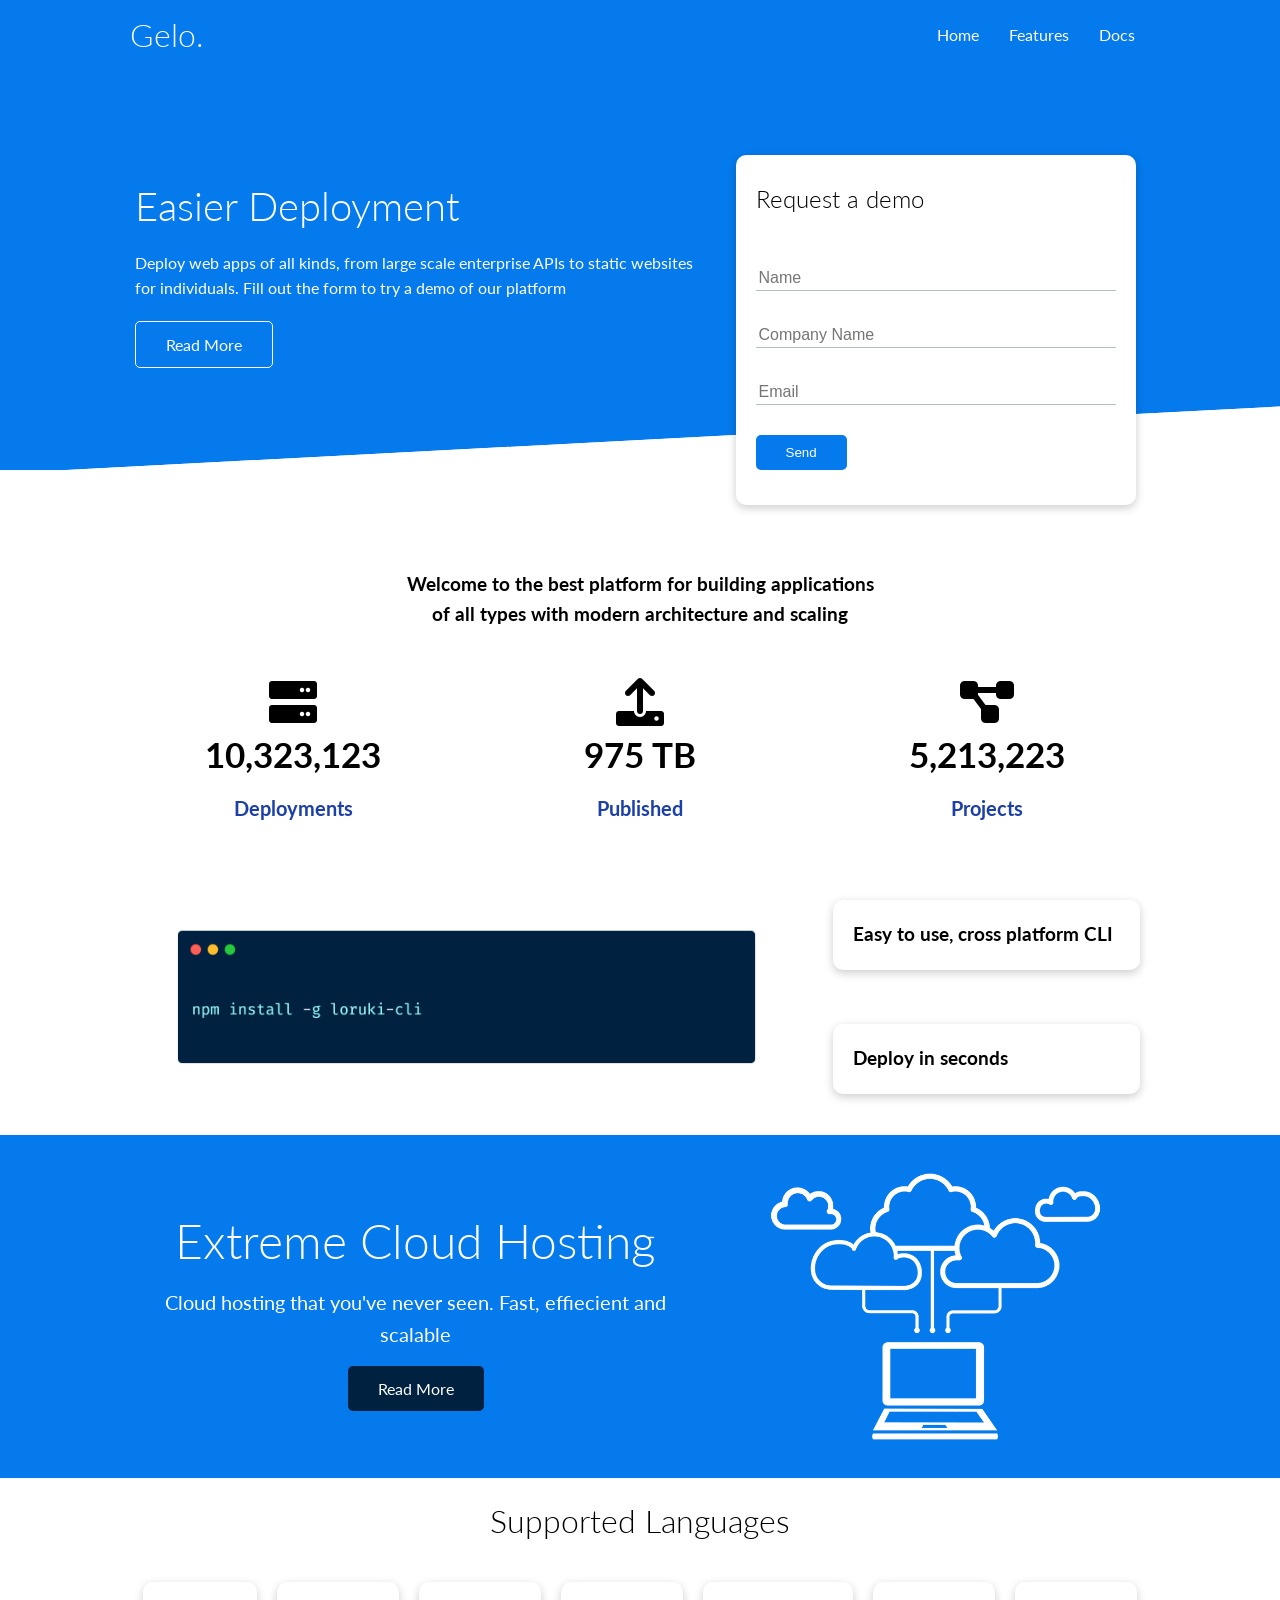
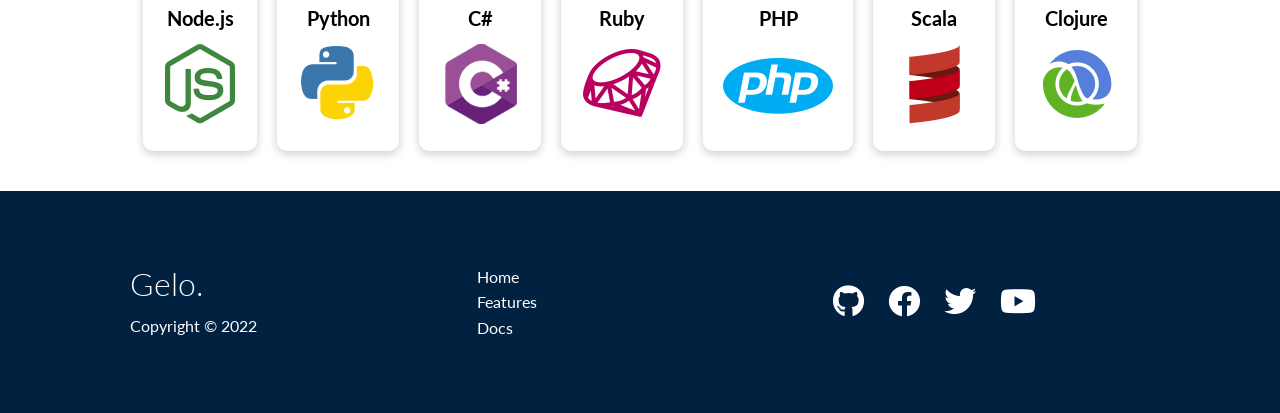
<file: index.html>
<!DOCTYPE html>
<html>
<head>
	<meta charset="utf-8">
	<meta name="viewport" content="width=device-width, initial-scale=1">
	<link rel="stylesheet" type="text/css" href="./css/style.css">
	<link rel="stylesheet" href="https://cdnjs.cloudflare.com/ajax/libs/font-awesome/6.0.0/css/all.min.css" integrity="sha512-9usAa10IRO0HhonpyAIVpjrylPvoDwiPUiKdWk5t3PyolY1cOd4DSE0Ga+ri4AuTroPR5aQvXU9xC6qOPnzFeg==" crossorigin="anonymous" referrerpolicy="no-referrer" />
	<title>Gelo | Cloud Hosting for Everyone</title>
</head>
<body>
	<div class="navbar">
		<div class="container flex">
			<h1 class="logo">Gelo.</h1>
			<nav>
				<ul>
					<li><a href="index.html">Home</a></li>
					<li><a href="features.html">Features</a></li>
					<li><a href="docs.html">Docs</a></li>
				</ul>
			</nav>
		</div>
	</div>
	<section class="showcase">
		<div class="container grid">
			<div class="showcase-text">
				<h1>Easier Deployment</h1>
				<p>Deploy web apps of all kinds, from large scale enterprise APIs to static websites 
					for individuals. Fill out the form to try a demo of our platform</p>
				<a href="features.html" class="btn btn-outline">Read More</a>
			</div>
		
			<div class="showcase-form card">
				<h2>Request a demo</h2>
				<form name="contact" method="POST" netlify-honeypot="bot-field" data-netlify="true">
					<input type="hidden" name="form-name" value="contact">
					<p class="hidden">
						<label>Don't fill this out if you're human <input name="bot-field"/></label>
					</p>
					<div class="form-control">
						<input type="text" name="name" placeholder="Name" required> 
					</div>
					<div class="form-control">
						<input type="text" name="company" placeholder="Company Name" required>
					</div>
					<div class="form-control">
						<input type="email" name="email" placeholder="Email" required> 
					</div>
					<input type="submit" value="Send" class="btn btn-primary">
				</form>
			</div>
		</div>

	</section>

	<!-- Stats-->
	<section class="stats">
		<div class="container">
			<h3 class="stats-heading text-center">
				Welcome to the best platform for building applications of all types with modern architecture and scaling
			</h3>

			<div class="grid grid-3 text-center my-4">
				<div>
					<i class="fas fa-server fa-3x"></i>
					<h3>10,323,123</h3>
					<p class="text-secondary">Deployments</p>
				</div>
				<div>
					<i class="fas fa-upload fa-3x"></i>
					<h3>975 TB</h3>
					<p class="text-secondary">Published</p>
				</div>
				<div>
					<i class="fas fa-project-diagram fa-3x"></i>
					<h3>5,213,223</h3>
					<p class="text-secondary">Projects</p>
				</div>
			</div>
		</div>
	</section>

	<section class="cli">
		<div class="container grid">
			<img src="images/cli.png" alt="">
			<div class="card">
				<h3>Easy to use, cross platform CLI</h3>
			</div>
			<div class="card">
				<h3>Deploy in seconds</h3>
			</div>
		</div>
	</section>
	<section class="cloud bg-primary my-2 py-2">
		<div class="container grid">
			<div class="text-center">
				<h2 class="lg"> Extreme Cloud Hosting</h2>
				<p class="lead my-1"> Cloud hosting that you've never seen. Fast, effiecient and scalable</p>
				<a href="features.html" class="btn btn-dark"> Read More</a>
			</div>
			<img src="images/cloud.png" alt="">
		</div>

	</section>

	<section class="languages">
		<h2 class="md text-center my-2">
			Supported Languages
		</h2>
		<div class="container flex">
			<div class="card">
            <h4>Node.js</h4>
            <img src="images/logos/node.png" alt="">
            </div>
			<div class="card">
			<h4>Python</h4>
            <img src="images/logos/python.png" alt="">
			</div>
            <div class="card">
            <h4>C#</h4>
            <img src="images/logos/csharp.png" alt="">
            </div>
            <div class="card">
            <h4>Ruby</h4>
            <img src="images/logos/ruby.png" alt="">
            </div>
            <div class="card">
            <h4>PHP</h4>
            <img src="images/logos/php.png" alt="">
            </div>
            <div class="card">
            <h4>Scala</h4>
            <img src="images/logos/scala.png" alt="">
            </div>
            <div class="card">
            <h4>Clojure</h4>
            <img src="images/logos/clojure.png" alt="">
            </div>
		</div>

	</section>

	<footer class="footer bg-dark py-5">
		<div class="container grid grid-3">
			<div>
				<h1>Gelo.</h1>
				<p> Copyright &copy; 2022</p>
			</div>
			<nav>
				<ul>
					<li><a href="index.html">Home</a></li>
					<li><a href="features.html">Features</a></li>
					<li><a href="docs.html">Docs</a></li>
				</ul>
			</nav>
			<div class="social">
				<a href="#"><i class="fab fa-github fa-2x"></i></a>
				<a href="#"><i class="fab fa-facebook fa-2x"></i></a>
				<a href="#"><i class="fab fa-twitter fa-2x"></i></a>
				<a href="#"><i class="fab fa-youtube fa-2x"></i></a>
			</div>
		</div>

	</footer>
</body>
</html>
</file>
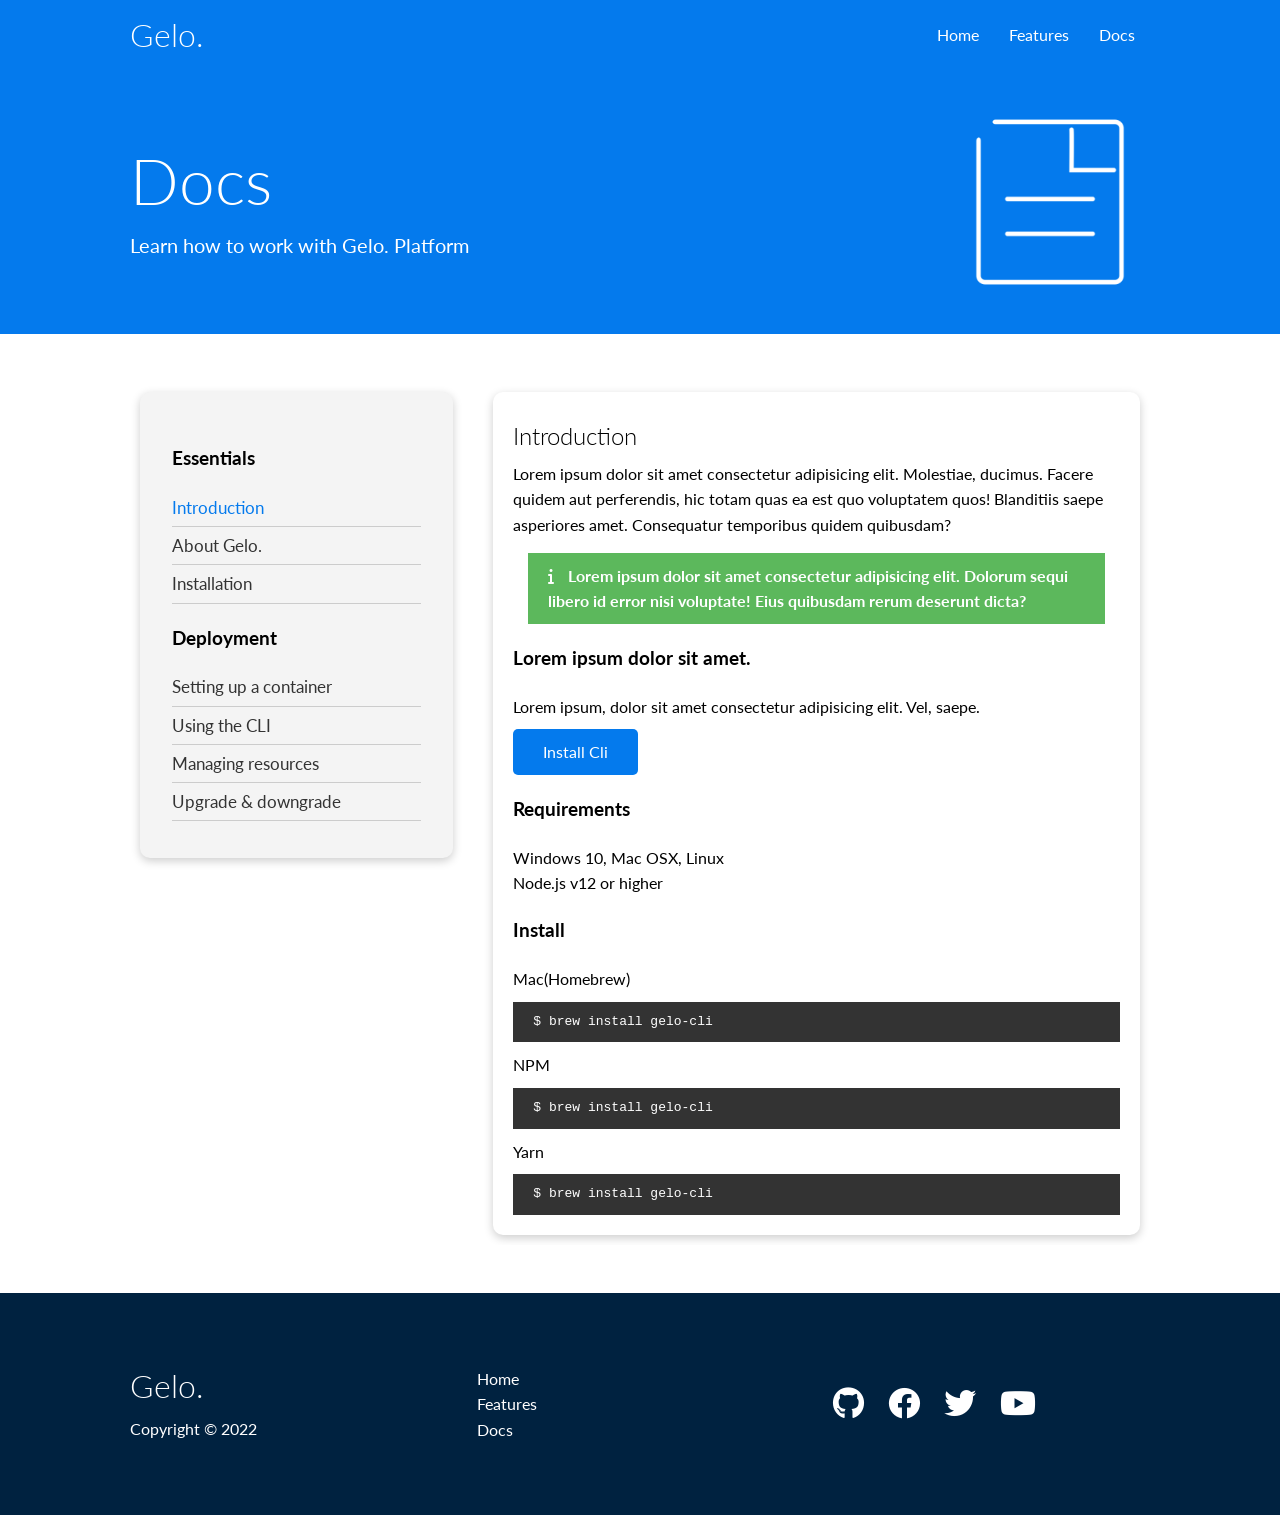
<file: docs.html>
<!DOCTYPE html>
<html>
<head>
	<meta charset="utf-8">
	<meta name="viewport" content="width=device-width, initial-scale=1">
	<link rel="stylesheet" type="text/css" href="./css/style.css">
	<link rel="stylesheet" href="https://cdnjs.cloudflare.com/ajax/libs/font-awesome/6.0.0/css/all.min.css" integrity="sha512-9usAa10IRO0HhonpyAIVpjrylPvoDwiPUiKdWk5t3PyolY1cOd4DSE0Ga+ri4AuTroPR5aQvXU9xC6qOPnzFeg==" crossorigin="anonymous" referrerpolicy="no-referrer" />
	<title>Gelo | Cloud Hosting for Everyone</title>
</head>
<body>
	<div class="navbar">
		<div class="container flex">
			<h1 class="logo">Gelo.</h1>
			<nav>
				<ul>
					<li><a href="index.html">Home</a></li>
					<li><a href="features.html">Features</a></li>
					<li><a href="docs.html">Docs</a></li>
				</ul>
			</nav>
		</div>
	</div>

    <section class="docs-head bg-primary py-3">
        <div class="container grid">
            <div>
                <h1 class="xl">Docs</h1>
                <p class="lead">Learn how to work with Gelo. Platform</p>
            </div>
            <img src="images/docs.png" alt="">
        </div>
    </section>

    <section class="docs-main my-4">
        <div class="container grid">
            <div class="card bg-light p-3">
                <h3 class="my-2">Essentials</h3>
                <nav>
                    <ul>
                        <li><a class="text-primary" href="#">Introduction</a></li>
                        <li><a href="#">About Gelo.</a></li>
                        <li><a href="#">Installation</a></li>
                    </ul>
                </nav>

                <h3 class="my-2">Deployment</h3>
                <nav>
                    <ul>
                        <li><a href="#">Setting up a container</a></li>
						<li><a href="#">Using the CLI</a></li>
						<li><a href="#">Managing resources</a></li>
						<li><a href="#">Upgrade & downgrade</a></li>
                    </ul>
                </nav>
            </div>
            <div class="card">
                <h2>Introduction</h2>
                <p>Lorem ipsum dolor sit amet consectetur adipisicing elit. Molestiae, ducimus. Facere quidem aut perferendis, hic totam quas ea est quo voluptatem quos! Blanditiis saepe asperiores amet. Consequatur temporibus quidem quibusdam?</p>
                <div class="alert alert-success">
                    <i class="fas fa-info"></i>
                        Lorem ipsum dolor sit amet consectetur adipisicing elit. Dolorum sequi libero id error nisi voluptate! Eius quibusdam rerum deserunt dicta?        
                </div>

                <h3>Lorem ipsum dolor sit amet.</h3>
                <p>Lorem ipsum, dolor sit amet consectetur adipisicing elit. Vel, saepe.</p>
                <a href="#" class="btn btn-primary">Install Cli</a>
                <h3>Requirements</h3>
                <ul>
                    <li>Windows 10, Mac OSX, Linux</li>
                    <li>Node.js v12 or higher</li>

                </ul>
                <h3>Install</h3>
                <p>Mac(Homebrew)</p>
                <pre><code>$ brew install gelo-cli</code></pre>
                <p>NPM</p>
                <pre><code>$ brew install gelo-cli</code></pre>
                <p>Yarn</p>
                <pre><code>$ brew install gelo-cli</code></pre>
            </div>
        </div>
    </section>

	<footer class="footer bg-dark py-5">
		<div class="container grid grid-3">
			<div>
				<h1>Gelo.</h1>
				<p> Copyright &copy; 2022</p>
			</div>
			<nav>
				<ul>
					<li><a href="index.html">Home</a></li>
					<li><a href="features.html">Features</a></li>
					<li><a href="docs.html">Docs</a></li>
				</ul>
			</nav>
			<div class="social">
				<a href="#"><i class="fab fa-github fa-2x"></i></a>
				<a href="#"><i class="fab fa-facebook fa-2x"></i></a>
				<a href="#"><i class="fab fa-twitter fa-2x"></i></a>
				<a href="#"><i class="fab fa-youtube fa-2x"></i></a>
			</div>
		</div>

	</footer>
</body>
</html>
</file>
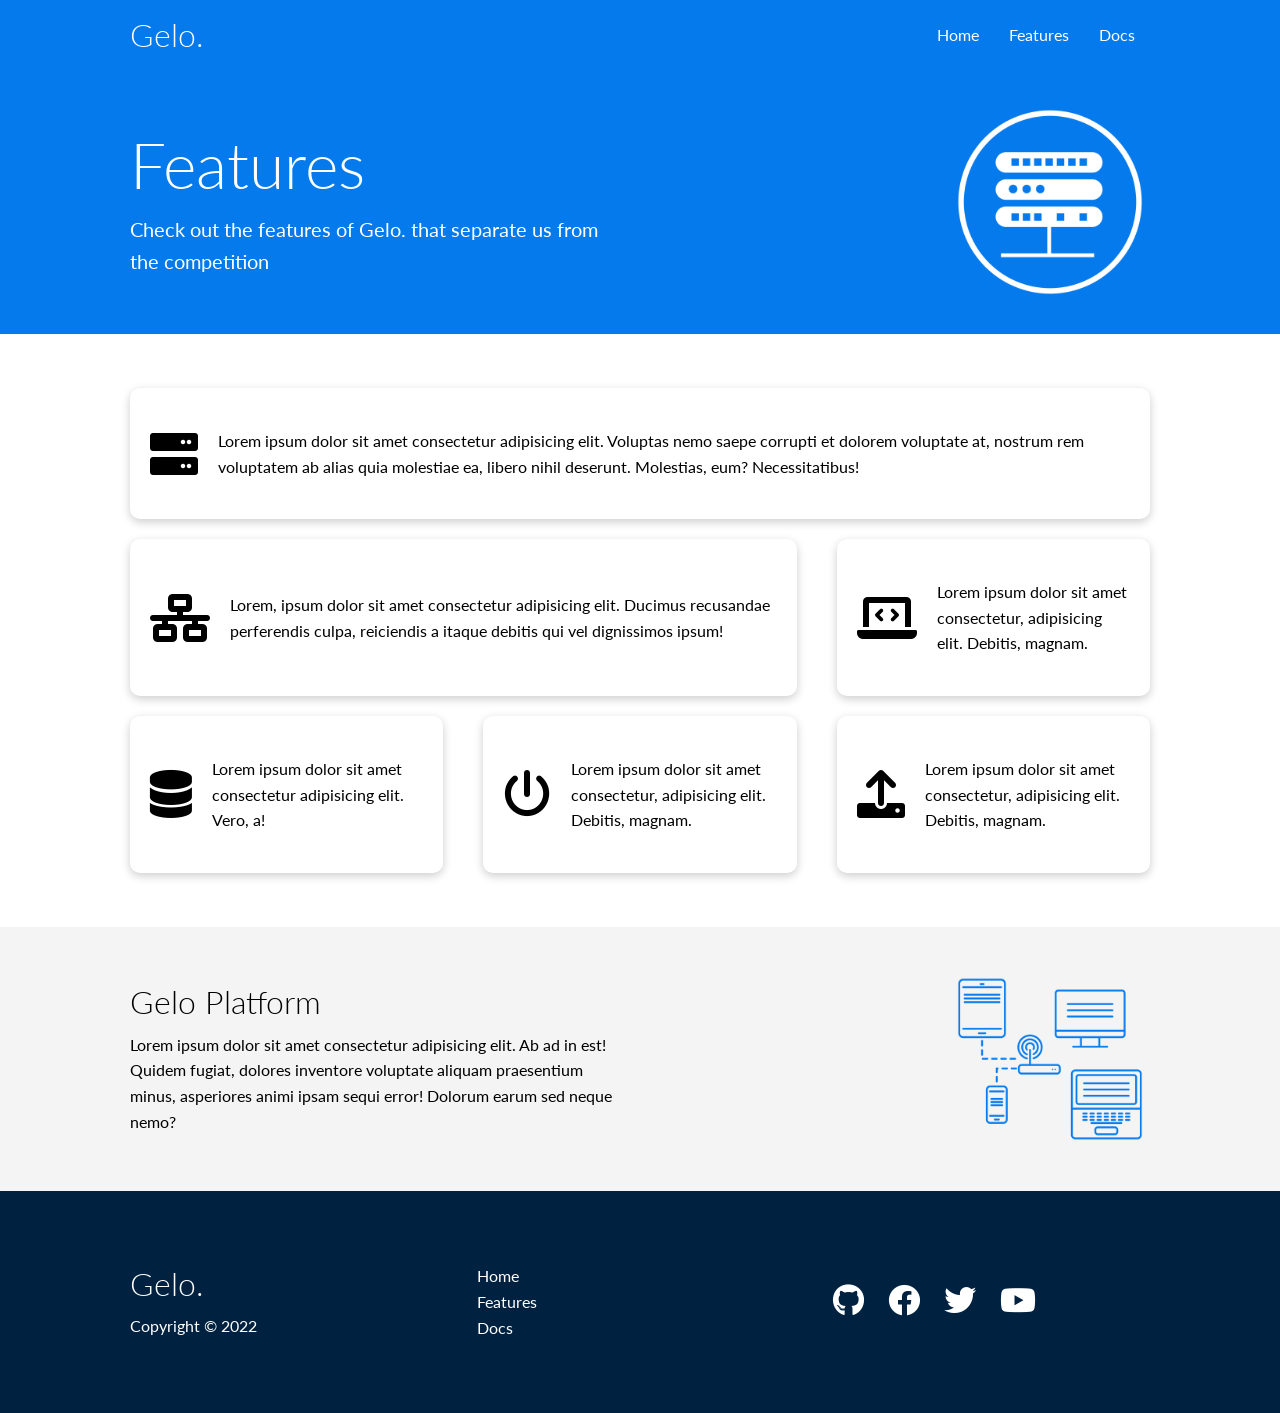
<file: features.html>
<!DOCTYPE html>
<html>
<head>
	<meta charset="utf-8">
	<meta name="viewport" content="width=device-width, initial-scale=1">
	<link rel="stylesheet" type="text/css" href="./css/style.css">
	<link rel="stylesheet" href="https://cdnjs.cloudflare.com/ajax/libs/font-awesome/6.0.0/css/all.min.css" integrity="sha512-9usAa10IRO0HhonpyAIVpjrylPvoDwiPUiKdWk5t3PyolY1cOd4DSE0Ga+ri4AuTroPR5aQvXU9xC6qOPnzFeg==" crossorigin="anonymous" referrerpolicy="no-referrer" />
	<title>Gelo | Cloud Hosting for Everyone</title>
</head>
<body>
	<div class="navbar">
		<div class="container flex">
			<h1 class="logo">Gelo.</h1>
			<nav>
				<ul>
					<li><a href="index.html">Home</a></li>
					<li><a href="features.html">Features</a></li>
					<li><a href="docs.html">Docs</a></li>
				</ul>
			</nav>
		</div>
	</div>

    <section class="features-head bg-primary py-3">
        <div class="container grid">
            <div>
                <h1 class="xl">Features</h1>
                <p class="lead">Check out the features of Gelo. that separate us from the competition</p>
            </div>
            <img src="images/server.png" alt="">
        </div>
    </section>

	<section class="features-main my-2">
		<div class="container grid grid-3">
			<div class="card flex">
                <i class="fas fa-server fa-3x"></i>
                <p>Lorem ipsum dolor sit amet consectetur adipisicing elit. Voluptas nemo saepe corrupti et dolorem voluptate at, nostrum rem voluptatem ab alias quia molestiae ea, libero nihil deserunt. Molestias, eum? Necessitatibus!</p>
            </div>
            <div class="card flex">
                <i class="fas fa-network-wired fa-3x"></i>
                <p>
                    Lorem, ipsum dolor sit amet consectetur adipisicing elit. Ducimus
                    recusandae perferendis culpa, reiciendis a itaque debitis qui vel
                    dignissimos ipsum!
                </p>
            </div>
            <div class="card flex">
                <i class="fas fa-laptop-code fa-3x"></i>
                <p>
                    Lorem ipsum dolor sit amet consectetur, adipisicing elit. Debitis,
                    magnam.
                </p>
            </div>
            <div class="card flex">
                <i class="fas fa-database fa-3x"></i>
                <p>
                    Lorem ipsum dolor sit amet consectetur adipisicing elit. Vero, a!
                </p>
            </div>
            <div class="card flex">
                <i class="fas fa-power-off fa-3x"></i>
                <p>
                    Lorem ipsum dolor sit amet consectetur, adipisicing elit. Debitis,
                    magnam.
                </p>
            </div>
            <div class="card flex">
                <i class="fas fa-upload fa-3x"></i>
                <p>
                    Lorem ipsum dolor sit amet consectetur, adipisicing elit. Debitis,
                    magnam.
                </p>
            </div>
		</div>
	</section>

	<section class="features-sub-head bg-light py-3">
		<div class="container grid">
			<div>
				<h1 class="md">Gelo Platform</h1>
				<p>
					Lorem ipsum dolor sit amet consectetur adipisicing elit. Ab ad in est! Quidem fugiat, dolores inventore voluptate aliquam praesentium minus, asperiores animi ipsam sequi error! Dolorum earum sed neque nemo?
				</p>
			</div>
			<img src="images/server2.png" alt="">
		</div>
	</section>

	<footer class="footer bg-dark py-5">
		<div class="container grid grid-3">
			<div>
				<h1>Gelo.</h1>
				<p> Copyright &copy; 2022</p>
			</div>
			<nav>
				<ul>
					<li><a href="index.html">Home</a></li>
					<li><a href="features.html">Features</a></li>
					<li><a href="docs.html">Docs</a></li>
				</ul>
			</nav>
			<div class="social">
				<a href="#"><i class="fab fa-github fa-2x"></i></a>
				<a href="#"><i class="fab fa-facebook fa-2x"></i></a>
				<a href="#"><i class="fab fa-twitter fa-2x"></i></a>
				<a href="#"><i class="fab fa-youtube fa-2x"></i></a>
			</div>
		</div>

	</footer>
</body>
</html>
</file>
<file: css/style.css>
@import url('https://fonts.googleapis.com/css2?family=Lato:wght@300&display=swap');

:root{
    --primary-color:#047aed;
    --secondary-color:#1c3fa8;
    --dark-color: #002240;
    --light-color: #f4f4f4;
    --success-color: #5cb85c;
    --error-color: #d9534f;
}
*{
    box-sizing: border-box;
    padding: 0;
    margin: 0;
}

body{
    font-family: 'Lato', sans-serif;
    color:black;
    line-height: 1.6;
}
ul{
    list-style-type:none;
}
a{
    text-decoration:none;
    color:#333;
}
h1,
h2{
    font-weight: 300;
    line-height:1.2;
    margin:10px 0;
}
p{
    margin: 10px 0;
}
img{
    width: 100%;
}
code,pre{
    background:#333;
    color:white;
    padding:10px;
}
.hidden{
    visibility:hidden;
    height: 0;
}
.navbar{
    background-color: #047aed;
    color: white;
    height: 70px;
}
.navbar ul{
    display:flex;

}
.navbar a{
    color: white;
    padding:10px;
    margin:0 5px;
}
.navbar a:hover{
    border-top: 2px white solid;
} 
.navbar .flex{
    justify-content: space-between;
}
.showcase{
    height:400px;
    background-color: #047aed;
    color: white;
    position:relative;
}
.showcase h1{
    font-size: 40px;
}
.showcase p{
    margin: 20px 0;
}
.showcase .grid{
    overflow: visible;
    grid-template-columns: 55% auto;
    gap: 30px;
}
.showcase-text{
    animation:slideInFromTop 1s ease-in;
}
.showcase-form{
    position:relative;
    top: 60px;
    height:350px;
    width:400px;
    padding: 40px;
    z-index: 100;
    justify-self: flex-end;
    animation:slideInFromBottom 1s ease-in;
    
}
.showcase-form .form-control{
    margin: 30px 0;
}
.showcase-form input[type='text'], .showcase-form input[type='email']{
    border: 0;
    border-bottom: 1px solid #b4becb;
    width:100%;
    padding:3px;
    font-size: 16px;
}
.showcase-form input:focus{
    outline:none;
}
.showcase::before,.showcase::after{
    content: '';
    position:absolute;
    height:100px;
    bottom:-70px;
    right:0;
    left:0;
    background:white;
    transform: skewY(-3deg);
    /*-webkit-transform --->google safari, -moz-transform --->Mozilla, "-ms-transform -->Microsoft*/
}
.stats{
    padding-top:100px;
    animation:slideInFromLeft 1s ease-in;
}
.stats-heading{
    max-width: 700px;
    margin-left: 270px;
    margin-right:270px
}
.stats .grid h3{
    font-size:35px;
}
.stats .grid p{
    font-size:20px;
    font-weight: bold;
}
.cli .grid{
    grid-template-columns: repeat(3,1fr);
    grid-template-rows: repeat(2,1fr);
}
.cli .grid > *:first-child{
    grid-column:1/ span 2;
    grid-row: 1/span 2;
}
.card{
    background-color: white;
    color:black;
    border-radius: 10px;
    box-shadow: 0 3px 10px rgba(0,0,0,0.2);
    padding: 20px;
    margin: 10px;
}
.btn{
    display: inline-block;
    padding:10px 30px;
    cursor:pointer;
    background:#047aed;
    border:none;
    color:white;
    border-radius:5px;
    
}
.btn-outline{
    background-color:transparent;
    border:1px white solid;
}
.btn:hover{
    transform: scale(0.96);
}
.bg-primary, .btn-primary{
    background-color:#047aed;
    color:white;
}
.bg-secondary, .btn-secondary{
    background-color:var(--secondary-color);
    color:white;
}
.bg-dark, .btn-dark{
    background-color:var(--dark-color);
    color:white;
}
.bg-light, .btn-light{
    background-color:var(--light-color);
    color:black;
}
.bg-primary a,
.btn-primary a,
.bg-secondary a,
.btn-secondary a,
.bg-dark a,
.btn-dark a {
  color: #fff;
}
/*text colors */
.text-primary{
    color:var(--primary-color);
}
.text-secondary{
    color:var(--secondary-color);
 
}
.text-dark{
    color:var(--dark-color);

}
.text-light{
    color:var(--light-color);

}
.lead{
    font-size:20px;

}
.sm{
    font-size:1rem;
}
.md{
    font-size:2rem;
}
.lg{
    font-size:3rem;
}
.xl{
    font-size:4rem;
}
.text-center{
    text-align: center;
}
.alert {
    background-color: var(--light-color);
    padding:10px 20px;
    font-weight:bold;
    margin:15px;
}
.alert i{
    margin-right:10px;
}
.alert-success{
    background-color:var(--success-color);
    color:white;
}
.alert-error{
    background-color:var(--error-color);
    color:white;
}
.container{
    max-width: 1100px;
    margin: 0 auto;
    overflow:auto;
    padding:0 40px;
}
.flex{
    display: flex;
    justify-content: center;
    align-items: center;
    height: 100%;
}
.grid{
    display: grid;
    grid-template-columns: repeat(2,1fr);
    gap:20px;
    justify-content:center;
    align-items: center;
    height:100%;
}
.grid-3{
    grid-template-columns: repeat(3,1fr);
}

/* margin */
.my-1{
    margin: 1rem 0;
}
.my-2{
    margin:1.5rem 0;
}
.my-3{
    margin:2rem 0;
}
.my-4{
    margin:3rem 0;
}
.my-5{
    margin:4rem 0;
}
.m-1{
    margin:1rem;
}
.m-2{
    margin:1.5rem;
}
.m-3{
    margin:2rem;
}
.m-4{
    margin:3rem;
}
.m-5{
    margin:4rem;
}
/* padding */
.py-1{
    padding:1rem 0;
}
.py-2{
    padding:1.5rem 0;
}
.py-3{
    padding:2rem 0;
}
.py-4{
    padding:3rem 0;
}
.py-5{
    padding:4rem 0;
}
.p-1{
    padding:1rem;
}
.p-2{
    padding:1.5rem;
}
.p-3{
    padding:2rem;
}
.p-4{
    padding:3rem;
}
.p-5{
    padding:4rem;
}
.cloud .grid{
    grid-template-columns: 4fr 3fr;
}
.languages .flex{
    flex-wrap:wrap;
}
.languages .card{
    text-align:center;
    margin: 18px 10px 40px;
    transition: transform 0.2s linear;
}
.languages .card h4{
    font-size:20px;
    margin-bottom:10px;
}
.languages .card:hover{
    transform: translateY(15px);
}
.features-head img, 
.features-sub-head img,
.docs-head img{
    width:200px;
    justify-self:flex-end;
}
.features-main .card>i{
    margin-right:20px;
}
.features-main .grid{
    padding:30px;
}
.features-main .grid > *:first-child{
    grid-column:1/ span 3;
}
.features-main .grid > *:nth-child(2){
    grid-column:1/ span 2;
}
.docs-main h3{
    margin:20px 0;
}
.docs-main .grid{
    grid-template-columns:1fr 2fr;
    align-items:flex-start;
}
.docs-main nav li{
    font-size: 17px;
    padding-bottom:5px;
    margin-bottom: 5px;
    border-bottom:1px #ccc solid;
}
.docs-main a:hover{
    font-weight: bold;
}
.footer .social a{
    margin:0 10px;
}
/* animations */
@keyframes slideInFromLeft{
    0%{
        transform: translateX(-100%);
    }
    100%{
        transform: translateX(0);
    }
}
@keyframes slideInFromRight{
    0%{
        transform: translateX(100%);
    }
    100%{
        transform: translateX(0);
    }
}
@keyframes slideInFromTop{
    0%{
        transform: translateY(-100%);
    }
    100%{
        transform: translateY(0);
    }
}
@keyframes slideInFromBottom{
    0%{
        transform: translateY(100%);
    }
    100%{
        transform: translateY(0);
    }
}
@media(max-width:768px){
    .grid, .showcase .grid, .stats .grid, .cli .grid, .cloud .grid,
    .features-main .grid,
    .docs-main .grid{
        grid-template-columns: 1fr;
        grid-template-rows: 1fr;
    }
    .showcase{
        height:auto;  
    }
    .showcase-text{
        text-align: center;
        margin-top:40px;
    }
    .showcase-form{
        justify-self:center;
        margin:auto;
    }
    .stats-heading{
        max-width: 500px;
        margin-left: 70px;
        margin-right:70px
    }
    .cli .grid > *:first-child{
        grid-column:1;
        grid-row: 1;
    }
    .features-head,
    .features-sub-head,
    .docs-head{
        text-align:center;
    }
    .features-head img,
    .features-sub-head img,
    .docs-head img{
        justify-self:center;
    }
    .features-main .grid> *:first-child,
    .features-main .grid> *:nth-child(2){
        grid-column:1;
    }
}
@media(max-width:500px){
    .navbar{
        height:110px;
    }
    .navbar .flex{
        flex-direction:column;
    }
    .navbar ul{
        padding:10px;
        background-color:rgba(0,0,0,0.1);
    }
}
</file>
